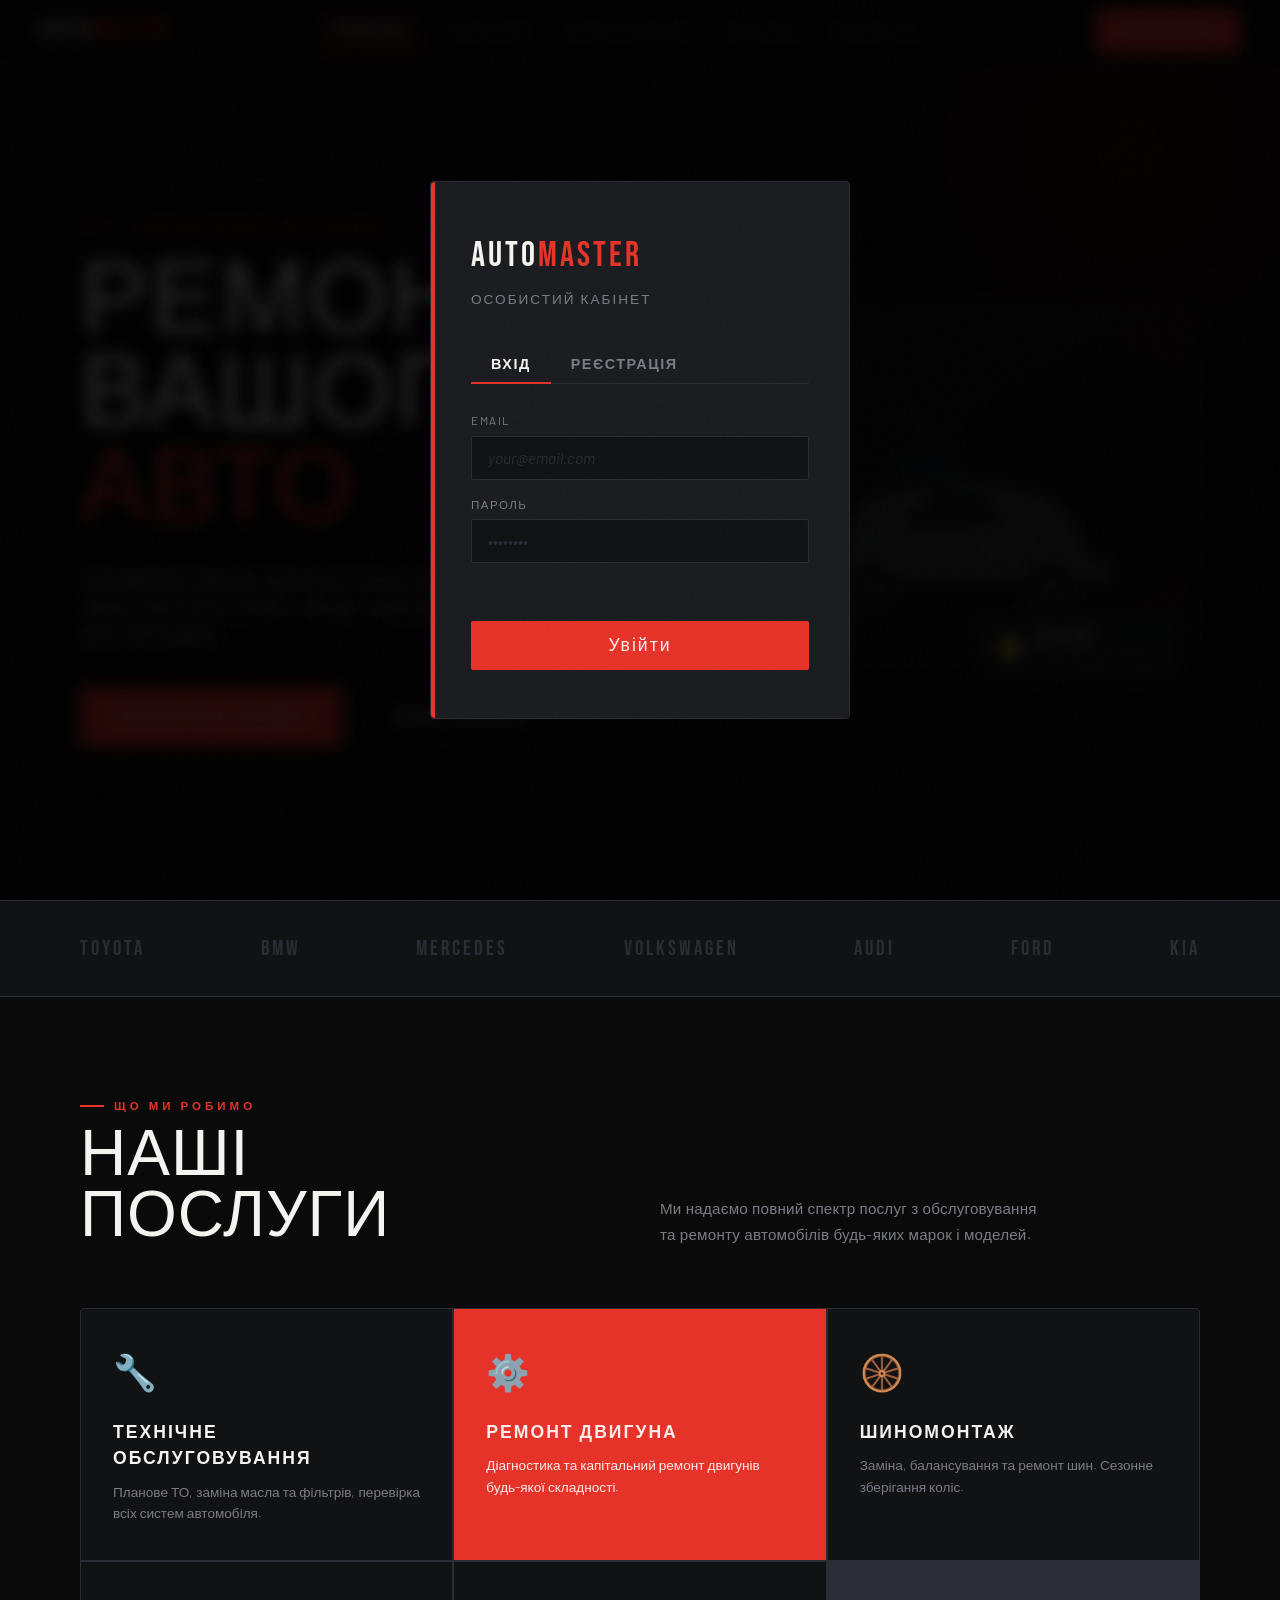
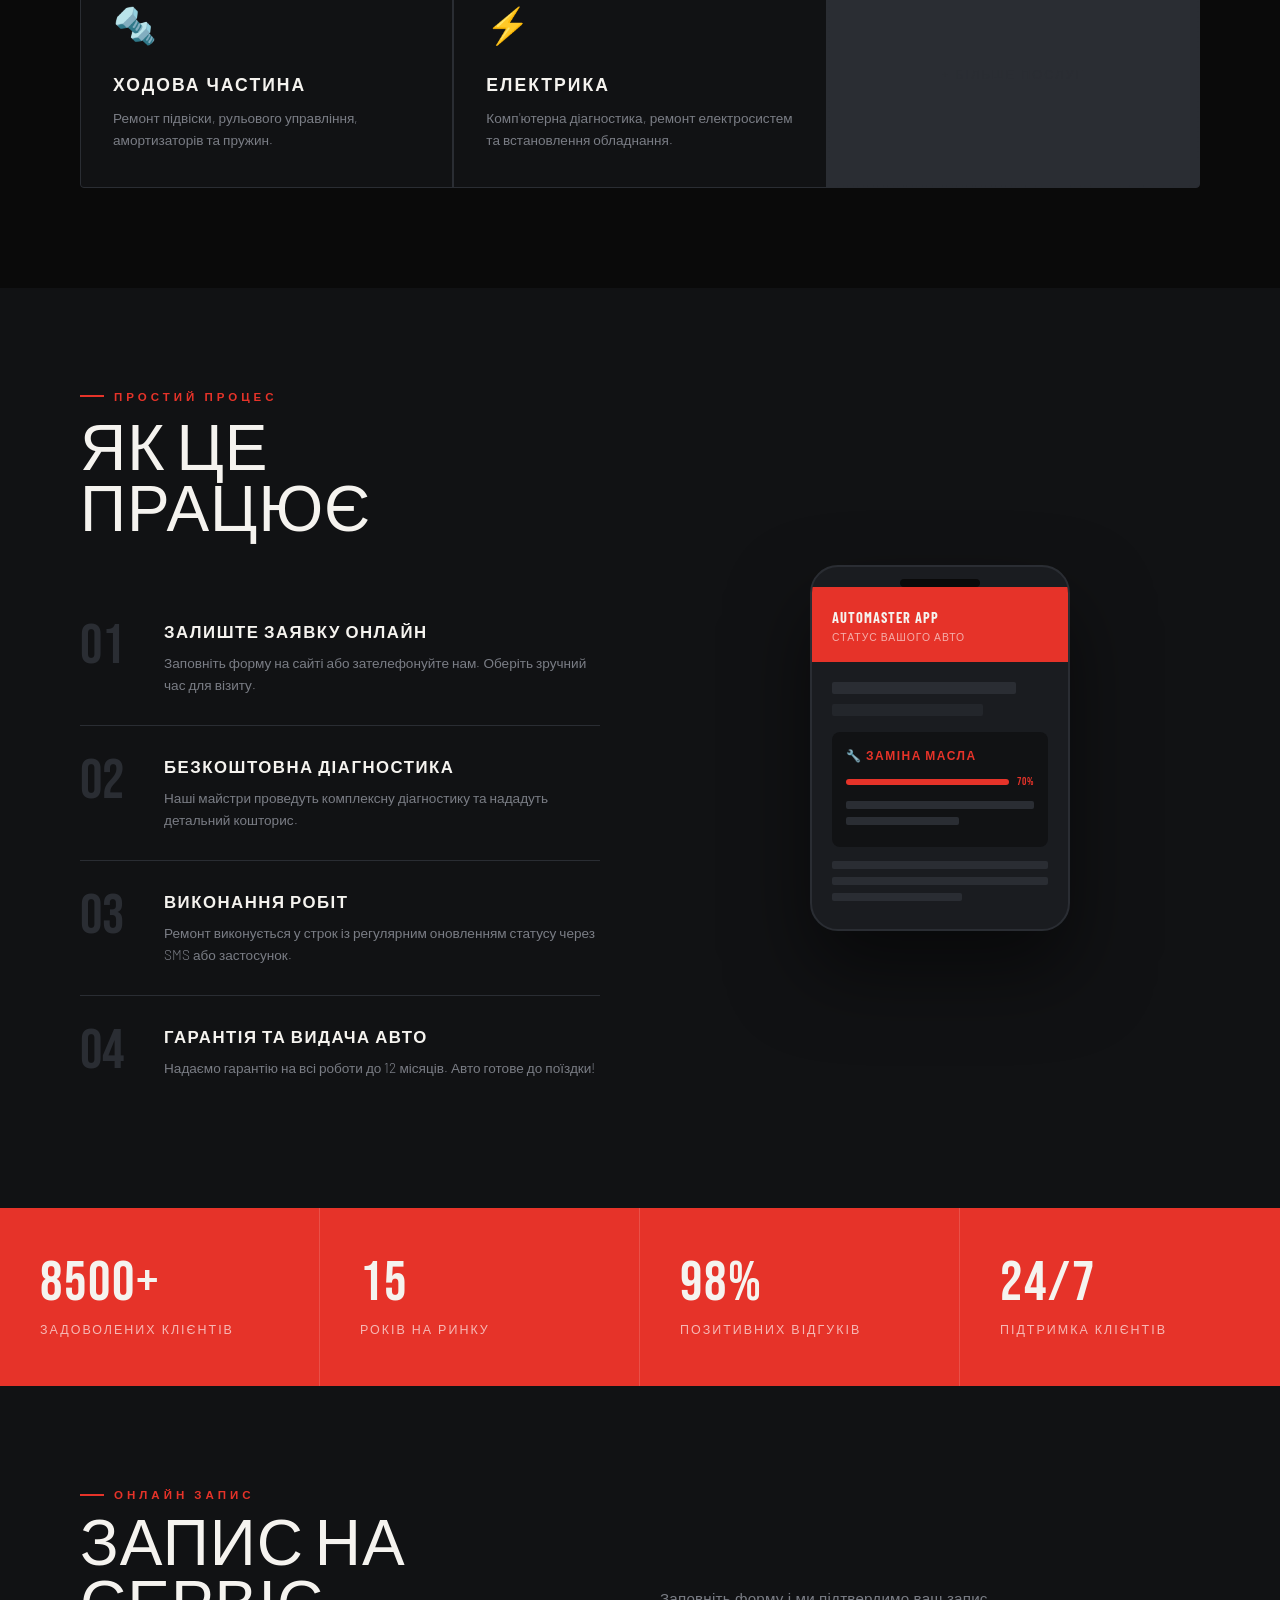
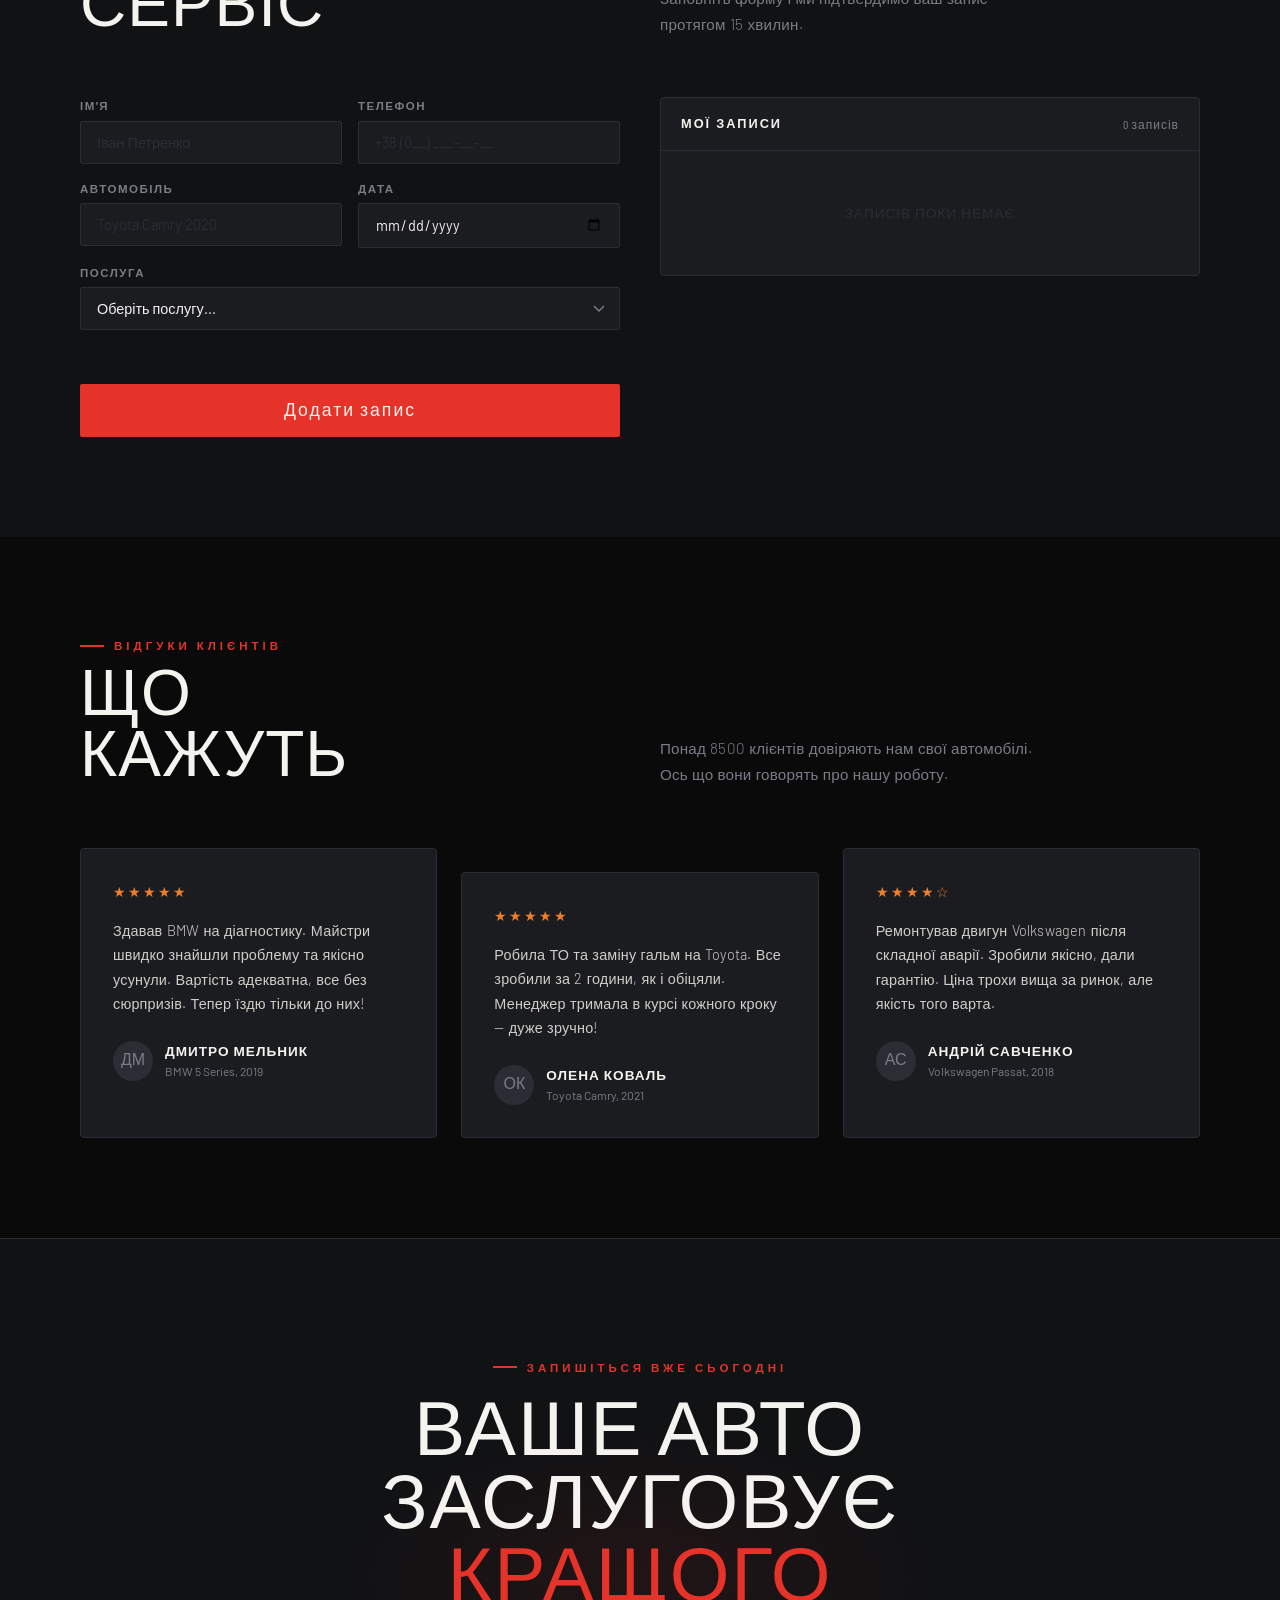
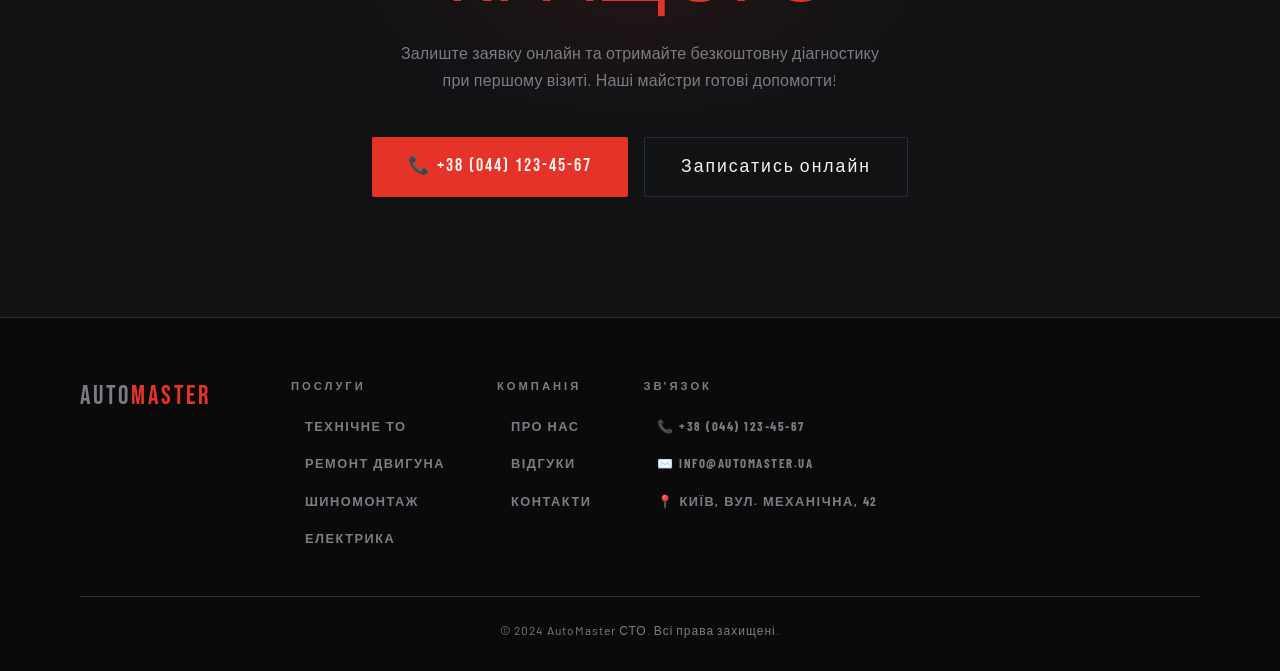
<file: index.html>
<!DOCTYPE html>
<html lang="uk">
<head>
  <meta charset="UTF-8">
  <meta name="viewport" content="width=device-width, initial-scale=1.0">
  <title>AutoMaster СТО — Ваш надійний автосервіс</title>

  <link rel="preconnect" href="https://fonts.googleapis.com">
  <link href="https://fonts.googleapis.com/css2?family=Bebas+Neue&family=Barlow:wght@300;400;500;600&family=Barlow+Condensed:wght@600;700&display=swap" rel="stylesheet">

  <link rel="stylesheet" href="styles.css">
  <script src="https://cdnjs.cloudflare.com/ajax/libs/jquery/3.7.1/jquery.min.js"></script>

  <style>
    .hero-car-svg {
      position: absolute;
      bottom: 20px;
      opacity: 0.18;
      width: 380px;
    }
  </style>
</head>
<body>

<div class="auth-overlay" id="authOverlay">
  <div class="auth-modal">
    <div class="auth-logo">AUTO<span>MASTER</span></div>
    <div class="auth-subtitle">Особистий кабінет</div>

    <div class="auth-tabs">
      <button class="auth-tab active" onclick="switchTab('login')">Вхід</button>
      <button class="auth-tab" onclick="switchTab('register')">Реєстрація</button>
    </div>

    <div class="auth-form" id="loginForm">
      <div class="auth-input-group">
        <label>Email</label>
        <input type="email" class="auth-input" id="loginEmail" placeholder="your@email.com">
      </div>
      <div class="auth-input-group">
        <label>Пароль</label>
        <input type="password" class="auth-input" id="loginPass" placeholder="••••••••">
      </div>
      <div class="auth-error" id="loginError"></div>
      <button class="auth-btn" onclick="doLogin()">Увійти</button>
    </div>

    <div class="auth-form hidden" id="registerForm">
      <div class="auth-input-group">
        <label>Ім'я</label>
        <input type="text" class="auth-input" id="regName" placeholder="Ваше ім'я">
      </div>
      <div class="auth-input-group">
        <label>Email</label>
        <input type="email" class="auth-input" id="regEmail" placeholder="your@email.com">
      </div>
      <div class="auth-input-group">
        <label>Пароль</label>
        <input type="password" class="auth-input" id="regPass" placeholder="мін. 6 символів">
      </div>
      <div class="auth-error" id="regError"></div>
      <button class="auth-btn" onclick="doRegister()">Зареєструватись</button>
    </div>
  </div>
</div>

<nav>
  <a href="#" class="nav-logo">AUTO<span>MASTER</span></a>

  <ul class="menu menu--horizontal" id="mainMenu">
    <li class="menu__item" data-section="top">
      <a class="menu__link" href="#">Головна</a>
    </li>
    <li class="menu__item menu__item--dropdown" data-section="services">
      <a class="menu__link" href="#services">Послуги</a>
      <ul class="menu__dropdown">
        <li class="menu__item"><a class="menu__link" href="#services">🔧 Технічне обслуговування</a></li>
        <li class="menu__item"><a class="menu__link" href="#services">⚙️ Ремонт двигуна</a></li>
        <li class="menu__item"><a class="menu__link" href="#services">🛞 Шиномонтаж</a></li>
        <li class="menu__divider"></li>
        <li class="menu__item"><a class="menu__link" href="#services">🔩 Ходова частина</a></li>
        <li class="menu__item"><a class="menu__link" href="#services">⚡ Електрика</a></li>
      </ul>
    </li>
    <li class="menu__item" data-section="how">
      <a class="menu__link" href="#how">Як це працює</a>
    </li>
    <li class="menu__item" data-section="reviews">
      <a class="menu__link" href="#reviews">Відгуки</a>
    </li>
    <li class="menu__item" data-section="cta">
      <a class="menu__link" href="#cta">Контакти</a>
    </li>
  </ul>

  <div class="nav-right">
    <span class="nav-user" id="navUser"></span>
    <button class="logout-btn" id="logoutBtn" onclick="doLogout()" style="display:none">Вийти</button>
    <a href="#" class="nav-cta" onclick="openAuth(event)" id="navAuthBtn">Записатись</a>
  </div>
</nav>

<section id="hero">

  <div class="hero-content">
    <div class="hero-label animate-in">Професійний Автосервіс</div>

    <h1 class="hero-title animate-in delay-1">
      РЕМОНТ<br>
      ВАШОГО<br>
      <span class="accent">АВТО</span>
    </h1>

    <p class="hero-desc animate-in delay-2">
      Сертифіковані майстри, оригінальні запчастини та гарантія якості на всі роботи.
      Понад 15 років досвіду на ринку автосервісу.
    </p>

    <div class="hero-btns animate-in delay-3">
      <a href="#cta" class="btn-primary">Записатись онлайн</a>
      <a href="#services" class="btn-secondary">Наші послуги</a>
    </div>
  </div>

  <div class="hero-image-box animate-in delay-2">
    <div class="hero-image">
      <div class="hero-image-inner">
        <div class="hero-car-icon">🔧</div>

        <svg class="hero-car-svg" viewBox="0 0 380 200" fill="none" xmlns="http://www.w3.org/2000/svg">
          <path d="M60 120 C60 120 80 60 120 50 L200 40 L260 50 C300 55 320 120 320 120 L340 120 L340 140 L20 140 L20 120 Z" fill="#f5f3ef"/>
          <circle cx="100" cy="145" r="25" fill="#2a2d33" stroke="#f5f3ef" stroke-width="3"/>
          <circle cx="280" cy="145" r="25" fill="#2a2d33" stroke="#f5f3ef" stroke-width="3"/>
          <circle cx="100" cy="145" r="10" fill="#f5f3ef"/>
          <circle cx="280" cy="145" r="10" fill="#f5f3ef"/>
          <path d="M130 85 L170 50 L210 50 L240 85 Z" fill="#1a1c20" stroke="#2a2d33"/>
        </svg>
        <div class="hero-image-overlay"></div>
      </div>
    </div>

    <div class="hero-badge">
      <div class="hero-badge-num">15+</div>
      <div class="hero-badge-text">Років досвіду</div>
    </div>

    <div class="hero-badge2">
      <div class="hero-badge2-icon">⭐</div>
      <div>
        <div class="hero-badge2-val">4.9 / 5.0</div>
        <div class="hero-badge2-text">Рейтинг клієнтів</div>
      </div>
    </div>
  </div>
</section>

<div id="logos">
  <div class="logos-inner">
    <div class="logo-item">TOYOTA</div>
    <div class="logo-item">BMW</div>
    <div class="logo-item">MERCEDES</div>
    <div class="logo-item">VOLKSWAGEN</div>
    <div class="logo-item">AUDI</div>
    <div class="logo-item">FORD</div>
    <div class="logo-item">KIA</div>
  </div>
</div>

<section id="services">
  <div class="section-header reveal">
    <div>
      <div class="section-label">Що ми робимо</div>
      <h2 class="section-title">НАШІ<br>ПОСЛУГИ</h2>
    </div>
    <p class="section-desc">
      Ми надаємо повний спектр послуг з обслуговування та ремонту автомобілів
      будь-яких марок і моделей.
    </p>
  </div>

  <div class="services-grid reveal">
    <div class="service-card">
      <span class="service-icon">🔧</span>
      <div class="service-name">Технічне Обслуговування</div>
      <div class="service-text">Планове ТО, заміна масла та фільтрів, перевірка всіх систем автомобіля.</div>
    </div>

    <div class="service-card featured">
      <span class="service-icon">⚙️</span>
      <div class="service-name">Ремонт Двигуна</div>
      <div class="service-text">Діагностика та капітальний ремонт двигунів будь-якої складності.</div>
    </div>

    <div class="service-card">
      <span class="service-icon">🛞</span>
      <div class="service-name">Шиномонтаж</div>
      <div class="service-text">Заміна, балансування та ремонт шин. Сезонне зберігання коліс.</div>
    </div>

    <div class="service-card">
      <span class="service-icon">🔩</span>
      <div class="service-name">Ходова частина</div>
      <div class="service-text">Ремонт підвіски, рульового управління, амортизаторів та пружин.</div>
    </div>

    <div class="service-card">
      <span class="service-icon">⚡</span>
      <div class="service-name">Електрика</div>
      <div class="service-text">Комп'ютерна діагностика, ремонт електросистем та встановлення обладнання.</div>
    </div>

    <div class="service-card dashed">
      <span>+ Більше послуг</span>
    </div>
  </div>
</section>

<section id="how">
  <div class="how-steps reveal">
    <div class="section-label" style="margin-bottom:16px">Простий процес</div>

    <h2 class="section-title" style="margin-bottom:48px">ЯК ЦЕ<br>ПРАЦЮЄ</h2>

    <div class="how-step">
      <div class="how-step-num">01</div>
      <div>
        <div class="how-step-title">Залиште заявку онлайн</div>
        <div class="how-step-text">Заповніть форму на сайті або зателефонуйте нам. Оберіть зручний час для візиту.</div>
      </div>
    </div>

    <div class="how-step">
      <div class="how-step-num">02</div>
      <div>
        <div class="how-step-title">Безкоштовна діагностика</div>
        <div class="how-step-text">Наші майстри проведуть комплексну діагностику та нададуть детальний кошторис.</div>
      </div>
    </div>

    <div class="how-step">
      <div class="how-step-num">03</div>
      <div>
        <div class="how-step-title">Виконання робіт</div>
        <div class="how-step-text">Ремонт виконується у строк із регулярним оновленням статусу через SMS або застосунок.</div>
      </div>
    </div>

    <div class="how-step">
      <div class="how-step-num">04</div>
      <div>
        <div class="how-step-title">Гарантія та видача авто</div>
        <div class="how-step-text">Надаємо гарантію на всі роботи до 12 місяців. Авто готове до поїздки!</div>
      </div>
    </div>
  </div>

  <div class="how-phone reveal">
    <div class="phone-mockup">
      <span class="phone-notch"></span>
      <div class="phone-header">
        <div class="phone-header-text">AutoMaster App</div>
        <span class="phone-header-sub">Статус вашого авто</span>
      </div>
      <div class="phone-body">
        <div class="phone-row"></div>
        <div class="phone-row"></div>
        <div class="phone-card">
          <div class="phone-card-title">🔧 Заміна масла</div>
          <div class="phone-progress-bar">
            <div class="phone-progress-fill"></div>
            <span class="phone-progress-label">70%</span>
          </div>
          <div class="phone-mini-row"></div>
          <div class="phone-mini-row" style="width:60%"></div>
        </div>
        <div style="margin-top:14px">
          <div class="phone-mini-row"></div>
          <div class="phone-mini-row"></div>
          <div class="phone-mini-row" style="width:60%"></div>
        </div>
      </div>
    </div>
  </div>
</section>

<section id="stats">
  <div class="stats-inner">
    <div class="stat-item reveal">
      <span class="stat-num">8500+</span>
      <span class="stat-label">Задоволених клієнтів</span>
    </div>
    <div class="stat-item reveal">
      <span class="stat-num">15</span>
      <span class="stat-label">Років на ринку</span>
    </div>
    <div class="stat-item reveal">
      <span class="stat-num">98%</span>
      <span class="stat-label">Позитивних відгуків</span>
    </div>
    <div class="stat-item reveal">
      <span class="stat-num">24/7</span>
      <span class="stat-label">Підтримка клієнтів</span>
    </div>
  </div>
</section>

<section id="booking">
  <div class="section-header reveal">
    <div>
      <div class="section-label">Онлайн запис</div>
      <h2 class="section-title">ЗАПИС НА<br>СЕРВІС</h2>
    </div>
    <p class="section-desc">Заповніть форму і ми підтвердимо ваш запис протягом 15 хвилин.</p>
  </div>

  <div class="booking-wrap reveal">
    <div class="booking-form-box">
      <div class="booking-row">
        <div class="booking-field">
          <label class="booking-label" for="b-name">Ім'я</label>
          <input class="booking-input" id="b-name" type="text" placeholder="Іван Петренко">
        </div>
        <div class="booking-field">
          <label class="booking-label" for="b-phone">Телефон</label>
          <input class="booking-input" id="b-phone" type="tel" placeholder="+38 (0__) ___-__-__">
        </div>
      </div>
      <div class="booking-row">
        <div class="booking-field">
          <label class="booking-label" for="b-car">Автомобіль</label>
          <input class="booking-input" id="b-car" type="text" placeholder="Toyota Camry 2020">
        </div>
        <div class="booking-field">
          <label class="booking-label" for="b-date">Дата</label>
          <input class="booking-input" id="b-date" type="date">
        </div>
      </div>
      <div class="booking-field">
        <label class="booking-label" for="b-service">Послуга</label>
        <select class="booking-input booking-select" id="b-service">
          <option value="">Оберіть послугу...</option>
          <option value="Технічне обслуговування">Технічне обслуговування</option>
          <option value="Ремонт двигуна">Ремонт двигуна</option>
          <option value="Шиномонтаж">Шиномонтаж</option>
          <option value="Ходова частина">Ходова частина</option>
          <option value="Електрика">Електрика</option>
          <option value="Діагностика">Діагностика</option>
        </select>
      </div>
      <div class="booking-error" id="bookingError"></div>
      <button class="btn-primary booking-btn" onclick="addBooking()">Додати запис</button>
    </div>

    <div class="booking-list-box">
      <div class="booking-list-header">
        <span class="booking-list-title">Мої записи</span>
        <span class="booking-loader" id="bookingLoader">
          <span class="loader-dot"></span>
          <span class="loader-dot"></span>
          <span class="loader-dot"></span>
        </span>
        <span class="booking-count" id="bookingCount">0 записів</span>
      </div>
      <div class="booking-list" id="bookingList">
        <div class="booking-empty" id="bookingEmpty">Записів поки немає</div>
      </div>
    </div>
  </div>
</section>

<section id="reviews">
  <div class="section-header reveal">
    <div>
      <div class="section-label">Відгуки клієнтів</div>
      <h2 class="section-title">ЩО<br>КАЖУТЬ</h2>
    </div>
    <p class="section-desc">
      Понад 8500 клієнтів довіряють нам свої автомобілі.
      Ось що вони говорять про нашу роботу.
    </p>
  </div>

  <div class="reviews-grid reveal">
    <div class="review-card">
      <div class="review-stars">★★★★★</div>
      <p class="review-text">Здавав BMW на діагностику. Майстри швидко знайшли проблему та якісно усунули. Вартість адекватна, все без сюрпризів. Тепер їздю тільки до них!</p>
      <div class="review-author">
        <div class="review-avatar">ДМ</div>
        <div>
          <div class="review-name">Дмитро Мельник</div>
          <div class="review-car">BMW 5 Series, 2019</div>
        </div>
      </div>
    </div>

    <div class="review-card">
      <div class="review-stars">★★★★★</div>
      <p class="review-text">Робила ТО та заміну гальм на Toyota. Все зробили за 2 години, як і обіцяли. Менеджер тримала в курсі кожного кроку — дуже зручно!</p>
      <div class="review-author">
        <div class="review-avatar">ОК</div>
        <div>
          <div class="review-name">Олена Коваль</div>
          <div class="review-car">Toyota Camry, 2021</div>
        </div>
      </div>
    </div>

    <div class="review-card">
      <div class="review-stars">★★★★☆</div>
      <p class="review-text">Ремонтував двигун Volkswagen після складної аварії. Зробили якісно, дали гарантію. Ціна трохи вища за ринок, але якість того варта.</p>
      <div class="review-author">
        <div class="review-avatar">АС</div>
        <div>
          <div class="review-name">Андрій Савченко</div>
          <div class="review-car">Volkswagen Passat, 2018</div>
        </div>
      </div>
    </div>
  </div>
</section>

<section id="cta">
  <div class="section-label cta-label reveal">Запишіться вже сьогодні</div>
  <h2 class="cta-title reveal">
    ВАШЕ АВТО<br>ЗАСЛУГОВУЄ<br><span class="accent">КРАЩОГО</span>
  </h2>
  <p class="cta-text reveal">
    Залиште заявку онлайн та отримайте безкоштовну діагностику при першому візиті.
    Наші майстри готові допомогти!
  </p>
  <div class="cta-btns reveal">
    <a href="tel:+380441234567" class="btn-primary">📞 +38 (044) 123-45-67</a>
    <a href="#" class="btn-secondary" onclick="openAuth(event)">Записатись онлайн</a>
  </div>
</section>

<footer>
  <div class="footer-top">
    <div class="footer-logo">AUTO<span>MASTER</span></div>

    <div class="footer-nav">
      <div class="footer-nav__col">
        <div class="footer-nav__title">Послуги</div>
        <ul class="menu menu--vertical">
          <li class="menu__item"><a class="menu__link footer-link" href="#services">Технічне ТО</a></li>
          <li class="menu__item"><a class="menu__link footer-link" href="#services">Ремонт двигуна</a></li>
          <li class="menu__item"><a class="menu__link footer-link" href="#services">Шиномонтаж</a></li>
          <li class="menu__item"><a class="menu__link footer-link" href="#services">Електрика</a></li>
        </ul>
      </div>

      <div class="footer-nav__col">
        <div class="footer-nav__title">Компанія</div>
        <ul class="menu menu--vertical">
          <li class="menu__item"><a class="menu__link footer-link" href="#how">Про нас</a></li>
          <li class="menu__item"><a class="menu__link footer-link" href="#reviews">Відгуки</a></li>
          <li class="menu__item"><a class="menu__link footer-link" href="#cta">Контакти</a></li>
        </ul>
      </div>

      <div class="footer-nav__col">
        <div class="footer-nav__title">Зв'язок</div>
        <ul class="menu menu--vertical">
          <li class="menu__item"><a class="menu__link footer-link" href="tel:+380441234567">📞 +38 (044) 123-45-67</a></li>
          <li class="menu__item"><a class="menu__link footer-link" href="mailto:info@automaster.ua">✉️ info@automaster.ua</a></li>
          <li class="menu__item"><a class="menu__link footer-link" href="#cta">📍 Київ, вул. Механічна, 42</a></li>
        </ul>
      </div>
    </div>
  </div>

  <div class="footer-bottom">© 2024 AutoMaster СТО. Всі права захищені.</div>
</footer>

<script>
  /* ── AUTH (localStorage) ── */
  const USERS_KEY   = 'automaster_users';
  const SESSION_KEY = 'automaster_session';

  function getUsers()       { return JSON.parse(localStorage.getItem(USERS_KEY)   || '{}');   }
  function saveUsers(u)     { localStorage.setItem(USERS_KEY, JSON.stringify(u));              }
  function getSession()     { return JSON.parse(localStorage.getItem(SESSION_KEY) || 'null'); }
  function saveSession(u)   { localStorage.setItem(SESSION_KEY, JSON.stringify(u));            }
  function clearSession()   { localStorage.removeItem(SESSION_KEY);                            }

  function switchTab(tab) {
    document.querySelectorAll('.auth-tab').forEach((t, i) => {
      t.classList.toggle('active', (i === 0 && tab === 'login') || (i === 1 && tab === 'register'));
    });
    document.getElementById('loginForm').classList.toggle('hidden', tab !== 'login');
    document.getElementById('registerForm').classList.toggle('hidden', tab !== 'register');
    document.getElementById('loginError').textContent = '';
    document.getElementById('regError').textContent   = '';
  }

  function doLogin() {
    const email = document.getElementById('loginEmail').value.trim();
    const pass  = document.getElementById('loginPass').value;
    const err   = document.getElementById('loginError');
    if (!email || !pass)        { err.textContent = 'Заповніть всі поля';         return; }
    const users = getUsers();
    if (!users[email])          { err.textContent = 'Користувача не знайдено';    return; }
    if (users[email].password !== pass) { err.textContent = 'Невірний пароль';   return; }
    saveSession({ email, name: users[email].name });
    closeAuth();
  }

  function doRegister() {
    const name  = document.getElementById('regName').value.trim();
    const email = document.getElementById('regEmail').value.trim();
    const pass  = document.getElementById('regPass').value;
    const err   = document.getElementById('regError');
    if (!name || !email || !pass) { err.textContent = 'Заповніть всі поля';              return; }
    if (pass.length < 6)          { err.textContent = 'Пароль мінімум 6 символів';       return; }
    if (!email.includes('@'))     { err.textContent = 'Невірний формат email';            return; }
    const users = getUsers();
    if (users[email])             { err.textContent = 'Цей email вже зареєстровано';      return; }
    users[email] = { name, password: pass };
    saveUsers(users);
    saveSession({ email, name });
    closeAuth();
  }

  function closeAuth() {
    document.getElementById('authOverlay').classList.add('hidden');
    updateNavUI();
  }

  function doLogout() {
    clearSession();
    updateNavUI();
  }

  function openAuth(e) {
    if (getSession()) return;
    e.preventDefault();
    document.getElementById('authOverlay').classList.remove('hidden');
  }

  function updateNavUI() {
    const session    = getSession();
    const navUser    = document.getElementById('navUser');
    const logoutBtn  = document.getElementById('logoutBtn');
    const navAuthBtn = document.getElementById('navAuthBtn');
    if (session) {
      navUser.textContent         = session.name;
      logoutBtn.style.display     = 'inline-block';
      navAuthBtn.textContent      = 'Записатись онлайн';
      navAuthBtn.onclick          = null;
    } else {
      navUser.textContent         = '';
      logoutBtn.style.display     = 'none';
      navAuthBtn.textContent      = 'Записатись';
      navAuthBtn.onclick          = openAuth;
    }
  }

  /* Закрити модалку кліком на оверлей */
  document.getElementById('authOverlay').addEventListener('click', function(e) {
    if (e.target === this) closeAuth();
  });

  /* Enter у полях форми */
  document.addEventListener('keydown', function(e) {
    if (e.key !== 'Enter') return;
    if (!document.getElementById('loginForm').classList.contains('hidden'))    doLogin();
    else if (!document.getElementById('registerForm').classList.contains('hidden')) doRegister();
  });

  /* ── SCROLL REVEAL ── */
  const observer = new IntersectionObserver(entries => {
    entries.forEach(entry => {
      if (entry.isIntersecting) entry.target.classList.add('visible');
    });
  }, { threshold: 0.1 });

  document.querySelectorAll('.reveal').forEach(el => observer.observe(el));

  const menuItems = document.querySelectorAll('#mainMenu .menu__item');
  const sections = ['services', 'how', 'reviews', 'cta'];

  function setActiveMenuItem(sectionId) {
    menuItems.forEach(item => item.classList.remove('menu__item--active'));
    const active = document.querySelector(`#mainMenu [data-section="${sectionId}"]`);
    if (active) active.classList.add('menu__item--active');
  }

  window.addEventListener('scroll', () => {
    const scrollY = window.scrollY;
    let current = 'top';
    sections.forEach(id => {
      const el = document.getElementById(id);
      if (el && el.offsetTop - 100 <= scrollY) current = id;
    });
    setActiveMenuItem(current);
  });

  setActiveMenuItem('top');

  const bookings = [];

  const API = 'https://jsonplaceholder.typicode.com';

  function showLoader() {
    $('#bookingLoader').css('display', 'flex');
  }

  function hideLoader() {
    $('#bookingLoader').hide();
  }

  function renderCard(booking, prepend) {
    const dateFormatted = new Date(booking.date).toLocaleDateString('uk-UA', {
      day: 'numeric', month: 'long', year: 'numeric'
    });

    const $card = $('<div>')
            .addClass('booking-card')
            .attr('data-id', booking.id)
            .css({ opacity: 0, transform: 'translateY(10px)' })
            .html(`
        <div class="booking-card-top">
          <span class="booking-card-service">${booking.service}</span>
          <button class="booking-card-remove" data-id="${booking.id}">✕</button>
        </div>
        <div class="booking-card-name">${booking.name}</div>
        <div class="booking-card-details">
          <span>${booking.car}</span>
          <span>${dateFormatted}</span>
        </div>
        <div class="booking-card-phone">${booking.phone}</div>
      `);

    if (prepend) {
      $('#bookingList').prepend($card);
    } else {
      $('#bookingList').append($card);
    }

    setTimeout(() => {
      $card.css({ transition: 'opacity 0.3s ease, transform 0.3s ease', opacity: 1, transform: 'translateY(0)' });
    }, 10);
  }

  function updateBookingCount() {
    const n = bookings.length;
    const label = n === 1 ? 'запис' : n < 5 ? 'записи' : 'записів';
    $('#bookingCount').text(`${n} ${label}`);
    $('#bookingCount').css('color', n > 0 ? 'var(--color-red)' : '');
  }

  function loadInitialBookings() {
    showLoader();
    $.ajax({
      url: API + '/posts?_limit=3',
      method: 'GET',
      success: function(data) {
        const services = ['Діагностика', 'Технічне обслуговування', 'Шиномонтаж'];
        const cars     = ['BMW 3 Series', 'Toyota Camry', 'Volkswagen Golf'];
        const phones   = ['+38 (050) 123-45-67', '+38 (067) 234-56-78', '+38 (073) 345-67-89'];

        data.forEach(function(post, i) {
          const booking = {
            id:      post.id,
            name:    post.title.split(' ').slice(0, 2).join(' '),
            phone:   phones[i],
            car:     cars[i],
            date:    new Date(Date.now() + (i + 1) * 86400000).toISOString().split('T')[0],
            service: services[i]
          };
          bookings.push(booking);
          renderCard(booking, false);
        });

        $('#bookingEmpty').remove();
        updateBookingCount();
        hideLoader();
      },
      error: function() {
        hideLoader();
      }
    });
  }

  function addBooking() {
    const name    = $('#b-name').val().trim();
    const phone   = $('#b-phone').val().trim();
    const car     = $('#b-car').val().trim();
    const date    = $('#b-date').val();
    const service = $('#b-service').val();

    $('#bookingError').text('');

    if (!name || !phone || !car || !date || !service) {
      $('#bookingError').text('Заповніть усі поля');
      return;
    }

    const btn = $('.booking-btn');
    btn.prop('disabled', true).text('Відправляємо...');
    showLoader();

    $.ajax({
      url: API + '/posts',
      method: 'POST',
      contentType: 'application/json',
      data: JSON.stringify({ title: name, body: service, userId: 1 }),
      success: function(response) {
        const booking = {
          id:      Date.now(),
          name, phone, car, date, service,
          serverId: response.id
        };
        bookings.push(booking);

        $('#bookingEmpty').remove();
        renderCard(booking, true);
        updateBookingCount();

        $('#b-name, #b-phone, #b-car, #b-date, #b-service').val('');
        btn.prop('disabled', false).text('Додати запис');
        hideLoader();
      },
      error: function() {
        $('#bookingError').text('Помилка сервера. Спробуйте ще раз.');
        btn.prop('disabled', false).text('Додати запис');
        hideLoader();
      }
    });
  }

  $(document).on('click', '.booking-card-remove', function() {
    const id = parseInt($(this).data('id'));
    const $card = $(this).closest('.booking-card');

    showLoader();

    $.ajax({
      url: API + '/posts/1',
      method: 'DELETE',
      success: function() {
        $card.css({ transition: 'opacity 0.3s ease, transform 0.3s ease', opacity: 0, transform: 'translateX(20px)' });

        setTimeout(function() {
          $card.remove();
          const idx = bookings.findIndex(b => b.id === id);
          if (idx !== -1) bookings.splice(idx, 1);
          updateBookingCount();
          hideLoader();

          if ($('#bookingList').children().length === 0) {
            $('#bookingList').html('<div class="booking-empty" id="bookingEmpty">Записів поки немає</div>');
          }
        }, 300);
      },
      error: function() {
        hideLoader();
      }
    });
  });

  $(document).ready(function() {
    loadInitialBookings();
  });

  updateNavUI();

  setTimeout(() => {
    if (!getSession()) document.getElementById('authOverlay').classList.remove('hidden');
  }, 800);
</script>
</body>
</html>
</file>
<file: styles.css>
:root {

  --color-black:      #0a0a0a;
  --color-dark:       #111214;
  --color-card:       #1a1c20;
  --color-border:     #2a2d33;
  --color-red:        #e63329;
  --color-red-dark:   #c0261d;
  --color-orange:     #f07d2a;
  --color-white:      #f5f3ef;
  --color-muted:      #7a7d85;
  --color-text:       #d0cec9;

  --font-display:     'Bebas Neue', sans-serif;
  --font-condensed:   'Barlow Condensed', sans-serif;
  --font-body:        'Barlow', sans-serif;

  --spacing-xs:   8px;
  --spacing-sm:   16px;
  --spacing-md:   32px;
  --spacing-lg:   64px;
  --spacing-xl:   100px;

  --radius-sm:  2px;
  --radius-md:  4px;
  --radius-lg:  12px;

  --transition-fast:   0.2s ease;
  --transition-medium: 0.4s ease;
}

* {
  margin: 0;
  padding: 0;
  box-sizing: border-box;
}

html {
  scroll-behavior: smooth;
}

body {
  font-family: var(--font-body);
  background: var(--color-black);
  color: var(--color-text);
  overflow-x: hidden;
  line-height: 1.5;
}

body::before {
  content: '';
  position: fixed;
  inset: 0;
  background-image: url("data:image/svg+xml,%3Csvg viewBox='0 0 256 256' xmlns='http://www.w3.org/2000/svg'%3E%3Cfilter id='noise'%3E%3CfeTurbulence type='fractalNoise' baseFrequency='0.9' numOctaves='4' stitchTiles='stitch'/%3E%3C/filter%3E%3Crect width='100%25' height='100%25' filter='url(%23noise)' opacity='0.04'/%3E%3C/svg%3E");
  pointer-events: none;
  z-index: 9999;
  opacity: 0.4;
}

.hidden {
  display: none !important;
}

a {
  text-decoration: none;
  color: inherit;
}

nav {
  position: fixed;
  top: 0;
  left: 0;
  right: 0;
  z-index: 100;
  background: rgba(10, 10, 10, 0.95);
  backdrop-filter: blur(12px);
  -webkit-backdrop-filter: blur(12px);
  border-bottom: 1px solid var(--color-border);
  height: 64px;
  display: flex;
  align-items: center;
  padding: 0 40px;
  overflow: visible;
}

.nav-logo {
  font-family: var(--font-display);
  font-size: 1.6rem;
  color: var(--color-white);
  letter-spacing: 3px;
  flex-shrink: 0;
}

.nav-logo span {
  color: var(--color-red);
}

.nav-right {
  display: flex;
  align-items: center;
  gap: var(--spacing-sm);
}

.nav-user {
  font-size: 0.8rem;
  color: var(--color-muted);
  font-family: var(--font-condensed);
  letter-spacing: 1px;
}

.nav-cta {
  background: var(--color-red);
  color: var(--color-white);
  font-family: var(--font-display);
  font-size: 0.95rem;
  letter-spacing: 2px;
  padding: 10px 22px;
  border: none;
  border-radius: var(--radius-sm);
  cursor: pointer;
  display: inline-block;
  transition: background var(--transition-fast);
}

.nav-cta:hover {
  background: var(--color-red-dark);
}

.logout-btn {
  background: transparent;
  border: 1px solid var(--color-border);
  color: var(--color-muted);
  font-family: var(--font-condensed);
  font-size: 0.75rem;
  letter-spacing: 1.5px;
  text-transform: uppercase;
  padding: 6px 14px;
  cursor: pointer;
  border-radius: var(--radius-sm);
  transition: border-color var(--transition-fast), color var(--transition-fast);
}

.logout-btn:hover {
  border-color: var(--color-red);
  color: var(--color-red);
}

.auth-modal::before {
  content: '';
  position: absolute;
  top: 0;
  left: 0;
  width: 4px;
  height: 100%;
  background: var(--color-red);
  border-radius: var(--radius-md) 0 0 var(--radius-md);
}

.section-label::before {
  content: '';
  display: inline-block;
  width: 24px;
  height: 2px;
  background: var(--color-red);
  vertical-align: middle;
  margin-right: 10px;
}

.hero-label::before {
  content: '';
  display: inline-block;
  width: 32px;
  height: 2px;
  background: var(--color-red);
  vertical-align: middle;
  margin-right: 12px;
}

.service-card::after {
  content: '';
  position: absolute;
  bottom: 0;
  left: 0;
  width: 0;
  height: 3px;
  background: var(--color-red);
  transition: width 0.3s ease;
}

.service-card:hover::after {
  width: 100%;
}

.review-card:nth-child(even) {
  margin-top: 24px;
}

.how-step:last-child {
  border-bottom: none;
}

.stat-item:last-child {
  border-right: none;
}

.auth-overlay {
  position: fixed;
  inset: 0;
  background: rgba(0, 0, 0, 0.85);
  backdrop-filter: blur(8px);
  z-index: 1000;
  display: flex;
  align-items: center;
  justify-content: center;
  animation: fadeIn 0.3s ease;
}

.auth-modal {
  background: var(--color-card);
  border: 1px solid var(--color-border);
  border-radius: var(--radius-md);
  width: 420px;
  max-width: 95vw;
  padding: 48px 40px;
  position: relative;
}

.auth-logo {
  font-family: var(--font-display);
  font-size: 2.2rem;
  color: var(--color-white);
  letter-spacing: 3px;
  margin-bottom: 6px;
}

.auth-logo span {
  color: var(--color-red);
}

.auth-subtitle {
  font-size: 0.85rem;
  color: var(--color-muted);
  margin-bottom: 36px;
  text-transform: uppercase;
  letter-spacing: 2px;
}

.auth-tabs {
  display: flex;
  margin-bottom: 28px;
  border-bottom: 1px solid var(--color-border);
}

.auth-tab {
  font-family: var(--font-condensed);
  font-size: 0.9rem;
  font-weight: 600;
  text-transform: uppercase;
  letter-spacing: 1.5px;
  padding: 10px 20px;
  cursor: pointer;
  color: var(--color-muted);
  border: none;
  border-bottom: 2px solid transparent;
  margin-bottom: -1px;
  background: none;
  transition: color var(--transition-fast), border-color var(--transition-fast);
}

.auth-tab:focus {
  outline: 2px solid var(--color-red);
  outline-offset: 2px;
}

.auth-tab.active {
  color: var(--color-white);
  border-bottom-color: var(--color-red);
}

.auth-form {
  display: flex;
  flex-direction: column;
  gap: var(--spacing-sm);
}

.auth-input-group label {
  display: block;
  font-size: 0.72rem;
  text-transform: uppercase;
  letter-spacing: 1.5px;
  color: var(--color-muted);
  margin-bottom: 6px;
}

.auth-input {
  width: 100%;
  background: var(--color-dark);
  border: 1px solid var(--color-border);
  border-radius: var(--radius-sm);
  padding: 12px 16px;
  color: var(--color-white);
  font-family: var(--font-body);
  font-size: 0.95rem;
  outline: none;
  transition: border-color var(--transition-fast);
}

.auth-input-group:focus-within label {
  color: var(--color-red);
}

.auth-input:focus {
  border-color: var(--color-red);
}

.auth-input::placeholder {
  color: var(--color-border);
  font-style: italic;
}

.auth-btn {
  margin-top: var(--spacing-xs);
  background: var(--color-red);
  color: var(--color-white);
  font-family: var(--font-display);
  font-size: 1.1rem;
  letter-spacing: 2px;
  padding: 14px;
  border: none;
  border-radius: var(--radius-sm);
  cursor: pointer;
  transition: background var(--transition-fast), transform 0.1s;
}

.auth-btn:hover {
  background: var(--color-red-dark);
  transform: translateY(-1px);
}

.auth-btn:active {
  transform: translateY(0);
}

.auth-error {
  font-size: 0.8rem;
  color: var(--color-red);
  text-align: center;
  min-height: 18px;
  letter-spacing: 0.5px;
}

#hero {
  min-height: 100vh;
  padding-top: 64px;
  display: grid;
  grid-template-columns: 1fr 480px;
  gap: 60px;
  align-items: center;
  padding-left: 80px;
  padding-right: 80px;
  overflow: hidden;
  position: relative;
}

#hero::after {
  content: '';
  position: absolute;
  top: -200px;
  right: -200px;
  width: 700px;
  height: 700px;
  background: radial-gradient(circle, rgba(230, 51, 41, 0.12) 0%, transparent 60%);
  pointer-events: none;
}

.hero-label {
  font-family: var(--font-condensed);
  font-size: 0.75rem;
  font-weight: 600;
  text-transform: uppercase;
  letter-spacing: 4px;
  color: var(--color-red);
  margin-bottom: 20px;
  display: flex;
  align-items: center;
  gap: 12px;
}

.hero-title {
  font-family: var(--font-display);
  font-size: clamp(4rem, 8vw, 7rem);
  line-height: 0.92;
  color: var(--color-white);
  letter-spacing: 2px;
  margin-bottom: 28px;
}

.hero-title .accent {
  color: var(--color-red);
}

.hero-desc {
  font-size: 1rem;
  line-height: 1.7;
  color: var(--color-text);
  max-width: 440px;
  margin-bottom: 40px;
  font-weight: 300;
}

.hero-btns {
  display: flex;
  gap: var(--spacing-sm);
  flex-wrap: wrap;
}

.btn-primary,
.btn-secondary {
  font-family: var(--font-display);
  font-size: 1.1rem;
  letter-spacing: 2px;
  padding: 16px 36px;
  border-radius: var(--radius-sm);
  cursor: pointer;
  display: inline-block;
  transition: all var(--transition-fast);
}

.btn-primary {
  background: var(--color-red);
  color: var(--color-white);
  border: none;
}

.btn-primary:hover {
  background: var(--color-red-dark);
  transform: translateY(-2px);
  box-shadow: 0 8px 24px rgba(230, 51, 41, 0.3);
}

.btn-secondary {
  background: transparent;
  color: var(--color-white);
  border: 1px solid var(--color-border);
}

.btn-secondary:hover {
  border-color: var(--color-white);
  transform: translateY(-2px);
}

.hero-image {
  width: 100%;
  aspect-ratio: 4 / 3;
  background: var(--color-card);
  border-radius: var(--radius-md);
  overflow: hidden;
  border: 1px solid var(--color-border);
  position: relative;
}

.hero-image-inner {
  position: absolute;
  inset: 0;
  background: linear-gradient(135deg, #1a1c20 0%, #111214 50%, #1e0f0d 100%);
  display: flex;
  align-items: center;
  justify-content: center;
  overflow: hidden;
}

.hero-car-icon {
  font-size: 8rem;
  opacity: 0.08;
  filter: blur(1px);
}

.hero-image-overlay {
  position: absolute;
  inset: 0;
  background: linear-gradient(135deg, rgba(230, 51, 41, 0.05) 0%, transparent 50%);
}

.hero-image-box {
  position: relative;
}

.hero-badge {
  position: absolute;
  bottom: -20px;
  left: -20px;
  background: var(--color-red);
  padding: 16px 20px;
  border-radius: var(--radius-sm);
}

.hero-badge-num {
  font-family: var(--font-display);
  font-size: 2rem;
  color: var(--color-white);
  line-height: 1;
}

.hero-badge-text {
  font-size: 0.7rem;
  text-transform: uppercase;
  letter-spacing: 1.5px;
  color: rgba(255, 255, 255, 0.75);
  margin-top: 3px;
}

.hero-badge2 {
  position: absolute;
  bottom: -20px;
  right: 20px;
  background: var(--color-card);
  border: 1px solid var(--color-border);
  padding: 12px 20px;
  border-radius: var(--radius-sm);
  display: flex;
  align-items: center;
  gap: 12px;
}

.hero-badge2-icon {
  font-size: 1.4rem;
}

.hero-badge2-val {
  font-family: var(--font-display);
  font-size: 1.1rem;
  color: var(--color-white);
  letter-spacing: 1px;
}

.hero-badge2-text {
  font-size: 0.72rem;
  text-transform: uppercase;
  letter-spacing: 1px;
  color: var(--color-muted);
}

#logos {
  padding: 32px 80px;
  border-top: 1px solid var(--color-border);
  border-bottom: 1px solid var(--color-border);
  background: var(--color-dark);
}

.logos-inner {
  display: flex;
  justify-content: space-between;
  align-items: center;
  gap: 24px;
  flex-wrap: wrap;
}

.logo-item {
  font-family: var(--font-display);
  font-size: 1.3rem;
  letter-spacing: 3px;
  color: var(--color-border);
  transition: color var(--transition-medium);
}

.logo-item:hover {
  color: var(--color-muted);
}

section {
  position: relative;
}

.section-header {
  display: grid;
  grid-template-columns: 1fr 1fr;
  gap: 40px;
  margin-bottom: 60px;
  align-items: end;
}

.section-label {
  font-family: var(--font-condensed);
  font-size: 0.72rem;
  font-weight: 600;
  text-transform: uppercase;
  letter-spacing: 4px;
  color: var(--color-red);
  margin-bottom: 12px;
  display: flex;
  align-items: center;
}

.section-title {
  font-family: var(--font-display);
  font-size: clamp(2.5rem, 5vw, 4rem);
  color: var(--color-white);
  line-height: 0.95;
  letter-spacing: 1px;
}

.section-desc {
  color: var(--color-muted);
  font-size: 0.95rem;
  line-height: 1.7;
  font-weight: 300;
  max-width: 380px;
  align-self: end;
}

#services {
  padding: var(--spacing-xl) 80px;
}

.services-grid {
  display: grid;
  grid-template-columns: repeat(3, 1fr);
  gap: 2px;
  background: var(--color-border);
  border: 1px solid var(--color-border);
  border-radius: var(--radius-md);
  overflow: hidden;
}

.service-card {
  background: var(--color-dark);
  padding: 36px 32px;
  transition: background var(--transition-fast);
  cursor: default;
  position: relative;
  overflow: hidden;
}

.service-card:hover {
  background: var(--color-card);
}

.service-card.featured {
  background: var(--color-red);
}

.service-card.featured .service-icon,
.service-card.featured .service-name,
.service-card.featured .service-text {
  color: rgba(255, 255, 255, 0.9);
}

.service-card.dashed {
  background: transparent;
  border: 2px dashed var(--color-border);
  display: flex;
  align-items: center;
  justify-content: center;
  min-height: 160px;
}

.service-card.dashed span {
  font-family: var(--font-condensed);
  font-size: 0.8rem;
  letter-spacing: 2px;
  text-transform: uppercase;
  color: var(--color-border);
}

.service-icon {
  font-size: 2.2rem;
  margin-bottom: 20px;
  display: block;
}

.service-name {
  font-family: var(--font-condensed);
  font-size: 1.1rem;
  font-weight: 700;
  text-transform: uppercase;
  letter-spacing: 2px;
  color: var(--color-white);
  margin-bottom: 10px;
}

.service-text {
  font-size: 0.85rem;
  color: var(--color-muted);
  line-height: 1.6;
  font-weight: 300;
}

#how {
  padding: var(--spacing-xl) 80px;
  background: var(--color-dark);
  display: grid;
  grid-template-columns: 1fr 1fr;
  gap: 80px;
  align-items: center;
}

.how-steps {
  display: flex;
  flex-direction: column;
}

.how-step {
  display: flex;
  gap: 24px;
  padding: 28px 0;
  border-bottom: 1px solid var(--color-border);
}

.how-step-num {
  font-family: var(--font-display);
  font-size: 3.5rem;
  line-height: 1;
  color: var(--color-border);
  flex-shrink: 0;
  width: 60px;
  transition: color var(--transition-fast);
}

.how-step:hover .how-step-num {
  color: var(--color-red);
}

.how-step-title {
  font-family: var(--font-condensed);
  font-size: 1.05rem;
  font-weight: 700;
  text-transform: uppercase;
  letter-spacing: 1.5px;
  color: var(--color-white);
  margin-bottom: 8px;
}

.how-step-text {
  font-size: 0.85rem;
  color: var(--color-muted);
  line-height: 1.65;
  font-weight: 300;
}

.how-phone {
  display: flex;
  justify-content: center;
}

.phone-mockup {
  width: 260px;
  background: var(--color-card);
  border-radius: 28px;
  border: 2px solid var(--color-border);
  overflow: hidden;
  box-shadow: 0 40px 80px rgba(0, 0, 0, 0.5);
}

.phone-notch {
  display: block;
  width: 80px;
  height: 8px;
  background: var(--color-black);
  border-radius: var(--radius-md);
  margin: 12px auto 0;
}

.phone-header {
  background: var(--color-red);
  padding: 20px 20px 16px;
}

.phone-header-text {
  font-family: var(--font-condensed);
  font-size: 0.9rem;
  font-weight: 700;
  letter-spacing: 1px;
  color: var(--color-white);
  text-transform: uppercase;
}

.phone-header-sub {
  font-size: 0.65rem;
  color: rgba(255, 255, 255, 0.6);
  margin-top: 2px;
  text-transform: uppercase;
  letter-spacing: 1px;
  display: block;
}

.phone-body {
  padding: 20px;
}

.phone-row {
  height: 12px;
  background: var(--color-border);
  border-radius: 2px;
  margin-bottom: 10px;
}

.phone-row:nth-child(odd) {
  width: 85%;
}

.phone-row:nth-child(even) {
  width: 70%;
  opacity: 0.6;
}

.phone-card {
  background: var(--color-dark);
  border-radius: 8px;
  padding: 14px;
  margin-top: 16px;
}

.phone-card-title {
  font-family: var(--font-condensed);
  font-size: 0.75rem;
  font-weight: 700;
  letter-spacing: 1.5px;
  text-transform: uppercase;
  color: var(--color-red);
  margin-bottom: 10px;
}

.phone-progress-bar {
  display: flex;
  align-items: center;
  gap: 8px;
  margin-bottom: 10px;
}

.phone-progress-fill {
  flex: 1;
  height: 6px;
  background: var(--color-red);
  border-radius: 3px;
}

.phone-progress-label {
  font-size: 0.7rem;
  color: var(--color-red);
  font-family: var(--font-display);
  letter-spacing: 1px;
}

.phone-mini-row {
  height: 8px;
  background: var(--color-border);
  border-radius: 2px;
  margin-bottom: 8px;
}

#stats {
  background: var(--color-red);
  overflow: hidden;
}

.stats-inner {
  display: grid;
  grid-template-columns: repeat(4, 1fr);
}

.stat-item {
  padding: 48px 40px;
  border-right: 1px solid rgba(255, 255, 255, 0.15);
  transition: background var(--transition-fast);
}

.stat-item:hover {
  background: rgba(0, 0, 0, 0.1);
}

.stat-num {
  font-family: var(--font-display);
  font-size: 3.5rem;
  color: var(--color-white);
  letter-spacing: 2px;
  line-height: 1;
  display: block;
}

.stat-label {
  font-size: 0.78rem;
  text-transform: uppercase;
  letter-spacing: 2px;
  color: rgba(255, 255, 255, 0.65);
  margin-top: 8px;
  display: block;
}

#reviews {
  padding: var(--spacing-xl) 80px;
}

.reviews-grid {
  display: grid;
  grid-template-columns: repeat(3, 1fr);
  gap: 24px;
}

.review-card {
  background: var(--color-card);
  border: 1px solid var(--color-border);
  border-radius: var(--radius-md);
  padding: 32px;
  transition: transform var(--transition-fast), border-color var(--transition-fast);
}

.review-card:hover {
  transform: translateY(-4px);
  border-color: var(--color-red);
}

.review-stars {
  color: var(--color-orange);
  font-size: 0.9rem;
  margin-bottom: 16px;
  letter-spacing: 2px;
}

.review-text {
  font-size: 0.9rem;
  line-height: 1.7;
  color: var(--color-text);
  font-weight: 300;
  margin-bottom: 24px;
}

.review-author {
  display: flex;
  align-items: center;
  gap: 12px;
}

.review-avatar {
  width: 40px;
  height: 40px;
  border-radius: 50%;
  background: var(--color-border);
  display: flex;
  align-items: center;
  justify-content: center;
  font-family: var(--font-display);
  font-size: 1rem;
  color: var(--color-muted);
  flex-shrink: 0;
}

.review-name {
  font-family: var(--font-condensed);
  font-weight: 700;
  font-size: 0.85rem;
  letter-spacing: 1px;
  text-transform: uppercase;
  color: var(--color-white);
}

.review-car {
  font-size: 0.75rem;
  color: var(--color-muted);
}

#cta {
  padding: 120px 80px;
  text-align: center;
  background: var(--color-dark);
  border-top: 1px solid var(--color-border);
  position: relative;
  overflow: hidden;
}

#cta::before {
  content: '';
  position: absolute;
  top: 50%;
  left: 50%;
  transform: translate(-50%, -50%);
  width: 600px;
  height: 300px;
  background: radial-gradient(ellipse, rgba(230, 51, 41, 0.08) 0%, transparent 70%);
  pointer-events: none;
}

.cta-title {
  font-family: var(--font-display);
  font-size: clamp(3rem, 6vw, 5.5rem);
  color: var(--color-white);
  letter-spacing: 2px;
  line-height: 0.95;
  margin-bottom: 24px;
}

.cta-title .accent {
  color: var(--color-red);
}

.cta-text {
  font-size: 1rem;
  color: var(--color-muted);
  max-width: 500px;
  margin: 0 auto 44px;
  line-height: 1.7;
  font-weight: 300;
}

.cta-btns {
  display: flex;
  justify-content: center;
  gap: var(--spacing-sm);
  flex-wrap: wrap;
}

.cta-label {
  justify-content: center;
  margin-bottom: 20px;
}

footer {
  background: var(--color-black);
  border-top: 1px solid var(--color-border);
  padding: 60px 80px 32px;
  display: flex;
  flex-direction: column;
  gap: 0;
}

.footer-top {
  display: flex;
  align-items: flex-start;
  gap: 80px;
  padding-bottom: 40px;
}

.footer-bottom {
  font-size: 0.75rem;
  color: var(--color-muted);
  letter-spacing: 1px;
  padding-top: 24px;
  border-top: 1px solid var(--color-border);
  text-align: center;
}

.footer-logo {
  font-family: var(--font-display);
  font-size: 1.6rem;
  letter-spacing: 3px;
  color: var(--color-muted);
  flex-shrink: 0;
}

.footer-logo span {
  color: var(--color-red);
}

.footer-text {
  font-size: 0.75rem;
  color: var(--color-muted);
  letter-spacing: 1px;
}


@keyframes fadeIn {
  from { opacity: 0; }
  to   { opacity: 1; }
}

@keyframes slideUp {
  from {
    opacity: 0;
    transform: translateY(30px);
  }
  to {
    opacity: 1;
    transform: translateY(0);
  }
}

.animate-in {
  animation: slideUp 0.6s ease forwards;
  opacity: 0;
}

.delay-1 { animation-delay: 0.1s; }
.delay-2 { animation-delay: 0.2s; }
.delay-3 { animation-delay: 0.3s; }
.delay-4 { animation-delay: 0.4s; }

.reveal {
  opacity: 0;
  transform: translateY(20px);
  transition: opacity 0.6s ease, transform 0.6s ease;
}

.reveal.visible {
  opacity: 1;
  transform: translateY(0);
}

::-webkit-scrollbar {
  width: 6px;
}

::-webkit-scrollbar-track {
  background: var(--color-black);
}

::-webkit-scrollbar-thumb {
  background: var(--color-border);
  border-radius: 3px;
}

::-webkit-scrollbar-thumb:hover {
  background: var(--color-red);
}

@media (max-width: 1024px) {
  #hero {
    grid-template-columns: 1fr;
    padding: 100px 40px 60px;
    text-align: center;
  }

  #hero::after { display: none; }

  .hero-btns {
    justify-content: center;
  }

  .hero-image-box {
    display: none;
  }

  .services-grid {
    grid-template-columns: repeat(2, 1fr);
  }

  #how {
    grid-template-columns: 1fr;
    padding: var(--spacing-xl) 40px;
  }

  .how-phone { display: none; }

  .stats-inner {
    grid-template-columns: repeat(2, 1fr);
  }

  .stat-item:nth-child(2) { border-right: none; }

  .reviews-grid {
    grid-template-columns: 1fr;
    max-width: 500px;
    margin: 0 auto;
  }

  .review-card:nth-child(even) {
    margin-top: 0;
  }

  .section-header {
    grid-template-columns: 1fr;
  }
}

@media (max-width: 768px) {
  nav {
    padding: 0 20px;
  }

  .menu--horizontal { display: none; }

  #hero {
    padding: 100px 20px 60px;
  }

  #logos,
  #services,
  #reviews,
  #cta {
    padding-left: 20px;
    padding-right: 20px;
  }

  footer {
    padding: 40px 20px 24px;
  }

  .footer-top {
    flex-direction: column;
    gap: 40px;
  }

  .footer-nav {
    flex-wrap: wrap;
  }

  .services-grid {
    grid-template-columns: 1fr;
  }

  .stats-inner {
    grid-template-columns: 1fr 1fr;
  }

  .stat-item {
    padding: 32px 20px;
  }

  #how {
    padding: 60px 20px;
  }
}

h1 {
  font-family:     var(--font-display);
  font-size:       clamp(4rem, 8vw, 7rem);
  font-weight:     400;
  font-style:      normal;
  line-height:     0.92;
  letter-spacing:  2px;
  text-transform:  uppercase;
  color:           var(--color-white);
}

h2 {
  font-family:     var(--font-display);
  font-size:       clamp(2.5rem, 5vw, 4rem);
  font-weight:     400;
  font-style:      normal;
  line-height:     0.95;
  letter-spacing:  1px;
  text-transform:  uppercase;
  color:           var(--color-white);
}

h3 {
  font-family:     var(--font-condensed);
  font-size:       1.4rem;
  font-weight:     700;
  font-style:      normal;
  line-height:     1.3;
  letter-spacing:  1.5px;
  text-transform:  uppercase;
  color:           var(--color-white);
}

p {
  font-family:     var(--font-body);
  font-size:       1rem;
  font-weight:     300;
  font-style:      normal;
  line-height:     1.7;
  letter-spacing:  0.2px;
  word-spacing:    1px;
  color:           var(--color-text);
}

.text-italic {
  font-style:      italic;
  color:           var(--color-muted);
}

.text-caps {
  font-variant:    small-caps;
  font-family:     var(--font-condensed);
  font-size:       0.9rem;
  letter-spacing:  2px;
  color:           var(--color-muted);
}

.text-highlight {
  font-weight:     600;
  color:           var(--color-red);
  text-decoration: underline;
  text-decoration-style:  dotted;
  text-decoration-color:  var(--color-red);
  text-underline-offset:  4px;
}

.text-shadow {
  text-shadow: 0 2px 8px rgba(230, 51, 41, 0.4);
}

.text-indent {
  text-indent:   2em;
  text-align:    justify;
}

blockquote {
  font-family:     var(--font-body);
  font-size:       1.1rem;
  font-style:      italic;
  font-weight:     300;
  line-height:     1.8;
  letter-spacing:  0.5px;
  color:           var(--color-muted);
  border-left:     3px solid var(--color-red);
  padding-left:    20px;
  margin:          16px 0;
}

.badge {
  font-family:     var(--font-condensed);
  font-size:       0.7rem;
  font-weight:     700;
  font-style:      normal;
  text-transform:  uppercase;
  letter-spacing:  3px;
  white-space:     nowrap;
}

a {
  font-family:     inherit;
  color:           inherit;
  text-decoration: none;
  cursor:          pointer;
  transition:      color var(--transition-fast),
  text-decoration-color var(--transition-fast);
}

a:link {
  color:           var(--color-text);
}

a:visited {
  color:           var(--color-muted);
}

a:hover {
  color:           var(--color-white);
}

a:active {
  color:           var(--color-red);
  transform:       scale(0.98);
}

a:focus {
  outline:         2px solid var(--color-red);
  outline-offset:  3px;
  border-radius:   var(--radius-sm);
}

.footer-link {
  font-family:     var(--font-condensed);
  font-size:       0.8rem;
  font-weight:     600;
  letter-spacing:  1.5px;
  text-transform:  uppercase;
  text-decoration: none;
  color:           var(--color-muted);
}

.footer-link:link    { color: var(--color-muted);  }
.footer-link:visited { color: var(--color-border);
  text-decoration: line-through;  }
.footer-link:hover   { color: var(--color-white);
  text-decoration: underline;
  text-decoration-style: dashed;
  text-underline-offset: 4px; }
.footer-link:active  { color: var(--color-red); }

.text-link {
  font-weight:          500;
  color:                var(--color-red);
  text-decoration:      underline;
  text-decoration-style: solid;
  text-underline-offset: 3px;
}

.text-link:link    { color: var(--color-red); }
.text-link:visited { color: var(--color-orange); }
.text-link:hover   {
  color:                var(--color-red-dark);
  text-decoration-style: wavy;
}
.text-link:active  { color: var(--color-white); }

.btn-primary:link,
.btn-primary:visited {
  color:           var(--color-white);
  text-decoration: none;
}

.btn-secondary:link,
.btn-secondary:visited {
  color:           var(--color-white);
  text-decoration: none;
}

.menu {
  list-style:      none;
  list-style-type: none;
  margin:          0;
  padding:         0;
}

.menu--horizontal {
  display: flex;
  flex-direction: row;
  align-items: center;
  gap: 4px;
  margin: 0 auto;
  list-style: none;
  padding: 0;
}

.menu__item {
  position: relative;
}

.menu__link {

  font-family:     var(--font-condensed);
  font-size:       0.82rem;
  font-weight:     700;
  font-style:      normal;
  text-transform:  uppercase;
  letter-spacing:  2px;
  text-decoration: none;
  white-space:     nowrap;

  display:         block;
  padding:         10px 16px;
  border-radius:   var(--radius-sm);

  color:           var(--color-muted);
  background:      transparent;

  transition:      color            var(--transition-fast),
  background       var(--transition-fast),
  letter-spacing   var(--transition-fast);
}

.menu__link:link    { color: var(--color-muted);  }
.menu__link:visited { color: var(--color-muted);  }
.menu__link:hover   {
  color:           var(--color-white);
  background:      rgba(255, 255, 255, 0.05);
  letter-spacing:  2.5px;
}
.menu__link:active  { color: var(--color-red); }

.menu__item--active .menu__link {
  color:           var(--color-white);
  background:      rgba(230, 51, 41, 0.1);
  border-bottom:   2px solid var(--color-red);
}

.menu__item--dropdown > .menu__link::after {
  content:         ' ▾';
  font-size:       0.65rem;
  opacity:         0.6;
  transition:      transform var(--transition-fast);
  display:         inline-block;
}

.menu__item--dropdown:hover > .menu__link::after {
  transform:       rotate(180deg);
}

.menu__dropdown {
  list-style:      none;
  margin:          0;
  padding:         8px 0;

  position:        absolute;
  top:             calc(100% + 8px);
  left:            0;
  min-width:       200px;
  z-index:         200;

  background:      var(--color-card);
  border:          1px solid var(--color-border);
  border-radius:   var(--radius-md);
  box-shadow:      0 16px 40px rgba(0, 0, 0, 0.4);

  opacity:         0;
  visibility:      hidden;
  transform:       translateY(-8px);
  transition:      opacity        var(--transition-fast),
  visibility     var(--transition-fast),
  transform      var(--transition-fast);
}

.menu__item--dropdown:hover .menu__dropdown {
  opacity:         1;
  visibility:      visible;
  transform:       translateY(0);
}

.menu__dropdown .menu__link {
  font-size:       0.8rem;
  letter-spacing:  1.5px;
  padding:         10px 20px;
  border-radius:   0;
  border-left:     2px solid transparent;
}

.menu__dropdown .menu__link:hover {
  background:      rgba(230, 51, 41, 0.08);
  border-left-color: var(--color-red);
  letter-spacing:  1.5px;
}

.menu__divider {
  height:          1px;
  background:      var(--color-border);
  margin:          6px 0;
  list-style:      none;
}

.menu--vertical {
  display:         flex;
  flex-direction:  column;
  gap:             2px;
}

.menu--vertical .menu__link {
  font-size:       0.8rem;
  padding:         8px 12px;
  letter-spacing:  1.5px;
  border-left:     2px solid transparent;
  transition:      color            var(--transition-fast),
  border-color     var(--transition-fast),
  padding-left     var(--transition-fast);
}

.menu--vertical .menu__link:hover {
  border-left-color: var(--color-red);
  padding-left:    18px;
  background:      transparent;
  letter-spacing:  1.5px;
}

.footer-nav {
  display:         flex;
  gap:             40px;
  flex-wrap:       wrap;
  align-items:     flex-start;
}

.footer-nav__col {
  display:         flex;
  flex-direction:  column;
  gap:             4px;
}

.footer-nav__title {
  font-family:     var(--font-condensed);
  font-size:       0.7rem;
  font-weight:     700;
  text-transform:  uppercase;
  letter-spacing:  3px;
  color:           var(--color-muted);
  margin-bottom:   10px;
}
#booking {
  padding: var(--spacing-xl) 80px;
  background: var(--color-dark);
}

.booking-wrap {
  display: grid;
  grid-template-columns: 1fr 1fr;
  gap: 40px;
  align-items: start;
}

.booking-form-box {
  display: flex;
  flex-direction: column;
  gap: 16px;
}

.booking-row {
  display: grid;
  grid-template-columns: 1fr 1fr;
  gap: 16px;
}

.booking-field {
  display: flex;
  flex-direction: column;
  gap: 6px;
}

.booking-label {
  font-family: var(--font-condensed);
  font-size: 0.72rem;
  font-weight: 700;
  text-transform: uppercase;
  letter-spacing: 1.5px;
  color: var(--color-muted);
}

.booking-input {
  background: var(--color-card);
  border: 1px solid var(--color-border);
  border-radius: var(--radius-sm);
  padding: 12px 16px;
  color: var(--color-white);
  font-family: var(--font-body);
  font-size: 0.9rem;
  outline: none;
  transition: border-color var(--transition-fast);
  width: 100%;
}

.booking-input:focus {
  border-color: var(--color-red);
}

.booking-input::placeholder {
  color: var(--color-border);
}

.booking-select {
  cursor: pointer;
  appearance: none;
  background-image: url("data:image/svg+xml,%3Csvg xmlns='http://www.w3.org/2000/svg' width='12' height='8' viewBox='0 0 12 8'%3E%3Cpath d='M1 1l5 5 5-5' stroke='%237a7d85' stroke-width='1.5' fill='none'/%3E%3C/svg%3E");
  background-repeat: no-repeat;
  background-position: right 14px center;
  padding-right: 36px;
}

.booking-select option {
  background: var(--color-card);
  color: var(--color-white);
}

.booking-error {
  font-size: 0.8rem;
  color: var(--color-red);
  min-height: 18px;
  font-family: var(--font-condensed);
  letter-spacing: 0.5px;
}

.booking-btn {
  width: 100%;
  margin-top: 4px;
}

.booking-list-box {
  background: var(--color-card);
  border: 1px solid var(--color-border);
  border-radius: var(--radius-md);
  overflow: hidden;
}

.booking-list-header {
  display: flex;
  justify-content: space-between;
  align-items: center;
  padding: 16px 20px;
  border-bottom: 1px solid var(--color-border);
}

.booking-list-title {
  font-family: var(--font-condensed);
  font-size: 0.8rem;
  font-weight: 700;
  text-transform: uppercase;
  letter-spacing: 2px;
  color: var(--color-white);
}

.booking-count {
  font-family: var(--font-condensed);
  font-size: 0.75rem;
  letter-spacing: 1px;
  color: var(--color-muted);
  transition: color var(--transition-fast);
}

.booking-list {
  padding: 12px;
  display: flex;
  flex-direction: column;
  gap: 8px;
  min-height: 120px;
  max-height: 420px;
  overflow-y: auto;
}

.booking-empty {
  font-size: 0.85rem;
  color: var(--color-border);
  text-align: center;
  padding: 40px 0;
  font-family: var(--font-condensed);
  letter-spacing: 1px;
  text-transform: uppercase;
}

.booking-card {
  background: var(--color-dark);
  border: 1px solid var(--color-border);
  border-radius: var(--radius-sm);
  padding: 14px 16px;
  transition: border-color var(--transition-fast);
}

.booking-card:hover {
  border-color: var(--color-red);
}

.booking-card-top {
  display: flex;
  justify-content: space-between;
  align-items: center;
  margin-bottom: 8px;
}

.booking-card-service {
  font-family: var(--font-condensed);
  font-size: 0.72rem;
  font-weight: 700;
  text-transform: uppercase;
  letter-spacing: 1.5px;
  color: var(--color-red);
}

.booking-card-remove {
  background: transparent;
  border: none;
  color: var(--color-muted);
  cursor: pointer;
  font-size: 0.75rem;
  padding: 2px 6px;
  border-radius: var(--radius-sm);
  transition: color var(--transition-fast), background var(--transition-fast);
  line-height: 1;
}

.booking-card-remove:hover {
  color: var(--color-red);
  background: rgba(230, 51, 41, 0.1);
}

.booking-card-name {
  font-family: var(--font-condensed);
  font-size: 0.95rem;
  font-weight: 700;
  color: var(--color-white);
  letter-spacing: 0.5px;
  margin-bottom: 6px;
}

.booking-card-details {
  display: flex;
  gap: 16px;
  font-size: 0.8rem;
  color: var(--color-muted);
  margin-bottom: 4px;
}

.booking-card-phone {
  font-size: 0.78rem;
  color: var(--color-muted);
}

@media (max-width: 1024px) {
  #booking {
    padding: var(--spacing-xl) 40px;
  }
  .booking-wrap {
    grid-template-columns: 1fr;
  }
}

@media (max-width: 768px) {
  #booking {
    padding: 60px 20px;
  }
  .booking-row {
    grid-template-columns: 1fr;
  }
}

.booking-loader {
  display: none;
  align-items: center;
  gap: 4px;
}

.loader-dot {
  width: 5px;
  height: 5px;
  background: var(--color-red);
  border-radius: 50%;
  animation: loaderPulse 1.2s ease-in-out infinite;
}

.loader-dot:nth-child(2) { animation-delay: 0.2s; }
.loader-dot:nth-child(3) { animation-delay: 0.4s; }

@keyframes loaderPulse {
  0%, 80%, 100% { opacity: 0.2; transform: scale(0.8); }
  40%           { opacity: 1;   transform: scale(1);   }
}
</file>
